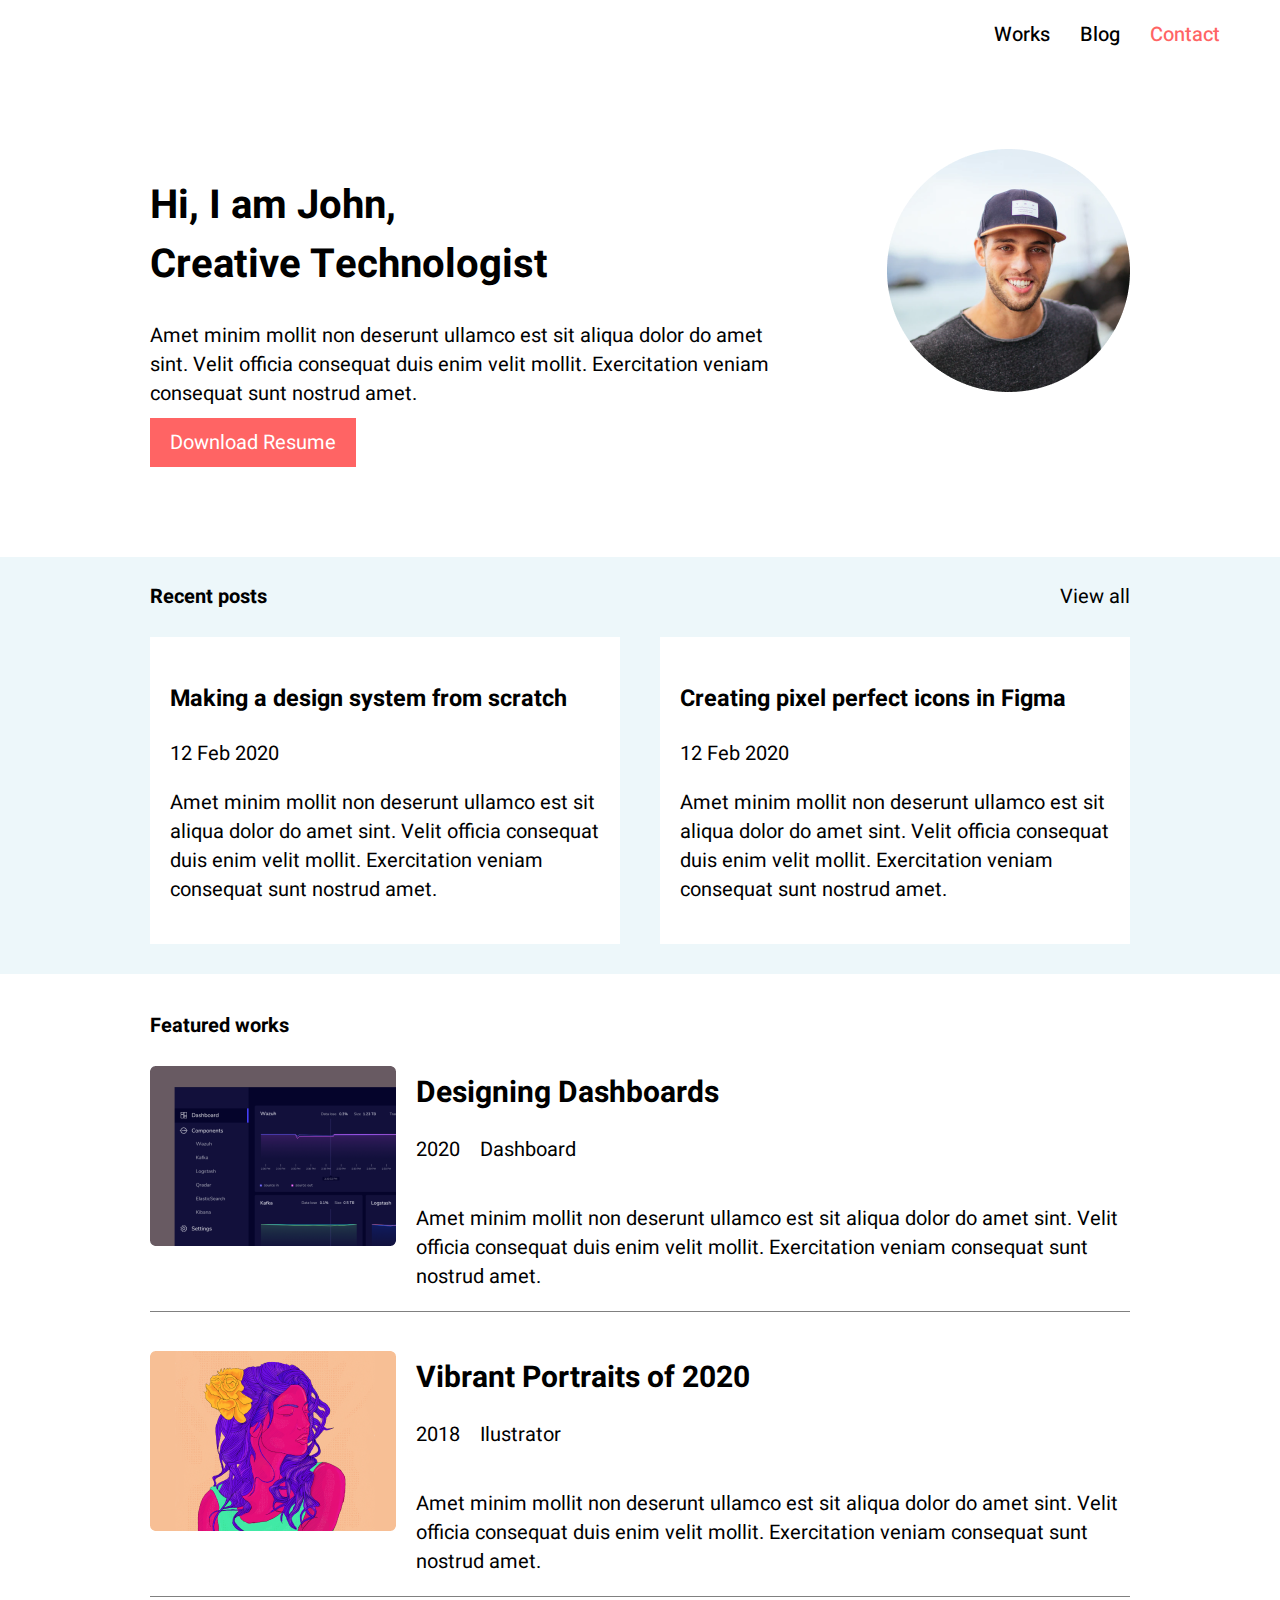
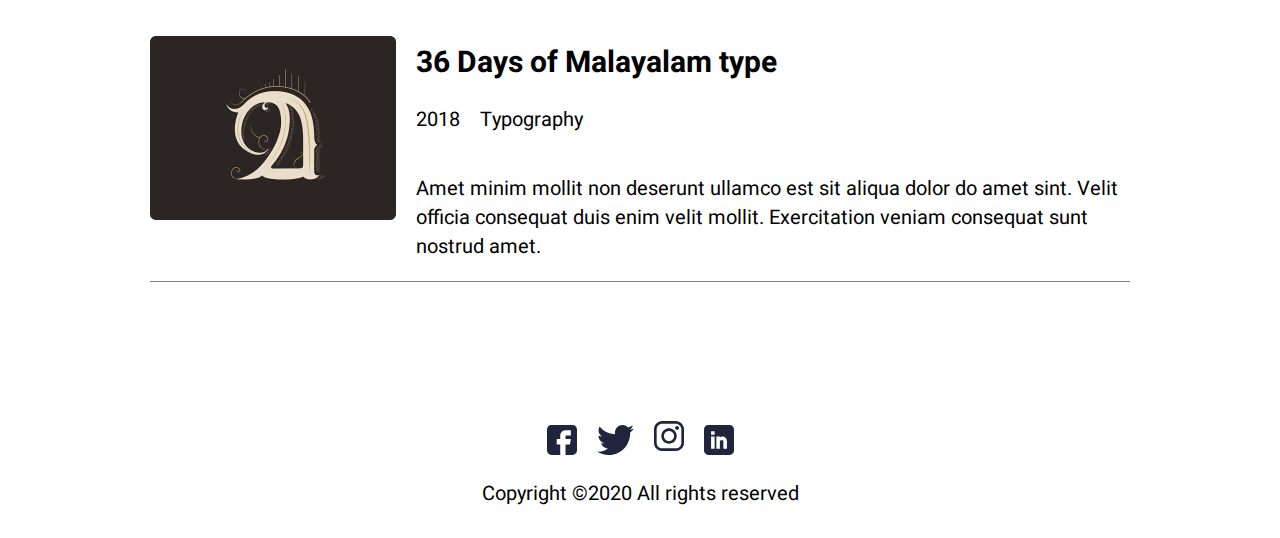
<file: latihan codio/index.html>
<!DOCTYPE html>
<html lang="en">

<head>
    <meta charset="UTF-8">
    <meta name="viewport" content="width=device-width, initial-scale=1.0">
    <title>Latihan Kodio</title>
    <Link rel="stylesheet" href="style.css">
    <link rel="preconnect" href="https://fonts.googleapis.com">
    <link rel="preconnect" href="https://fonts.gstatic.com" crossorigin>
    <link
        href="https://fonts.googleapis.com/css2?family=Heebo:wght@100;200;300;400;500;600;700;800;900&family=Poppins:wght@100;300;700&display=swap"
        rel="stylesheet">
</head>

<body>
    <header id="header">
        <nav id="navbar">
            <a class="a-navbar desktop" href="works.html" id="works">Works</a>
            <a class="a-navbar desktop" href="blog.html" id="blog">Blog</a>
            <a class="a-navbar desktop" href="index.html" id="contact">Contact</a>
            <a class="a-navbar mobile"><img src="assets/picture/menu.svg"></a>
        </nav>
    </header>
    <section id="section-1">
        <div class="content-1">
            <img src="assets/picture/Ellipse 1.png" alt="photo" id="photo-1">
        </div>
        <div class="content-1">
            <h1>Hi, I am John,<br>Creative Technologist</h1>
            <p>Amet minim mollit non deserunt ullamco est sit aliqua dolor do amet sint. Velit officia consequat duis
                enim velit mollit. Exercitation veniam consequat sunt nostrud amet.</p>
            <a class="btn">Download Resume</a>
        </div>
    </section>
    <section id="section-2">
        <h4>Recent posts</h4>
        <a class="desktop">View all</a>
        <div id="work-1">
            <h3>Making a design system from scratch</h3>
            <p>12 Feb 2020</p>
            <p>Amet minim mollit non deserunt ullamco est sit aliqua dolor do amet sint. Velit officia consequat duis
                enim velit mollit. Exercitation veniam consequat sunt nostrud amet.</p>
        </div>
        <div id="work-2">
            <h3>Creating pixel perfect icons in Figma</h3>
            <p>12 Feb 2020</p>
            <p>Amet minim mollit non deserunt ullamco est sit aliqua dolor do amet sint. Velit officia consequat duis
                enim velit mollit. Exercitation veniam consequat sunt nostrud amet.</p>
        </div>
    </section>
    <section id="section-3">
        <h4>Featured works</h4>
        <a href="workdetail.html">
            <div class="portofolio">
                <div>
                    <img src="assets/picture/Rectangle 30.png" alt="picture" id="portofolio-img">
                </div>
                <div class="article">
                    <h2>Designing Dashboards</h2>
                    <div class="information">
                        <p>2020</p>
                        <p>Dashboard</p>
                    </div>
                    <p>Amet minim mollit non deserunt ullamco est sit aliqua dolor do amet sint. Velit officia consequat
                        duis enim velit mollit. Exercitation veniam consequat sunt nostrud amet.</p>
                </div>
            </div>
        </a>
        <div class="portofolio desktop">
            <div>
                <img src="assets/picture/Rectangle 32.png" alt="picture">
            </div>
            <div class="article">
                <h2>Vibrant Portraits of 2020</h2>
                <div class="information">
                    <p>2018</p>
                    <p>Ilustrator</p>
                </div>
                <p>Amet minim mollit non deserunt ullamco est sit aliqua dolor do amet sint. Velit officia consequat
                    duis enim velit mollit. Exercitation veniam consequat sunt nostrud amet.</p>
            </div>
        </div>
        <div class="portofolio desktop">
            <div>
                <img src="assets/picture/Rectangle 34.png" alt="picture">
            </div>
            <div class="article">
                <h2>36 Days of Malayalam type</h2>
                <div class="information">
                    <p>2018</p>
                    <p>Typography</p>
                </div>
                <p>Amet minim mollit non deserunt ullamco est sit aliqua dolor do amet sint. Velit officia consequat
                    duis
                    enim velit mollit. Exercitation veniam consequat sunt nostrud amet.</p>
            </div>
        </div>
    </section>
    <footer id="footer">
        <div id="footer-img">
            <img src="assets/picture/fb.svg">
            <img src="assets/picture/Group.svg">
            <a href="https://www.instagram.com/ilham_rku/" target="_blank"><img src="assets/picture/insta.svg"></a>
            <img src="assets/picture/Linkedin.svg">
        </div>
        <div id="footer-copyright">
            <p>Copyright ©2020 All rights reserved </p>
        </div>
    </footer>
</body>

</html>
</file>
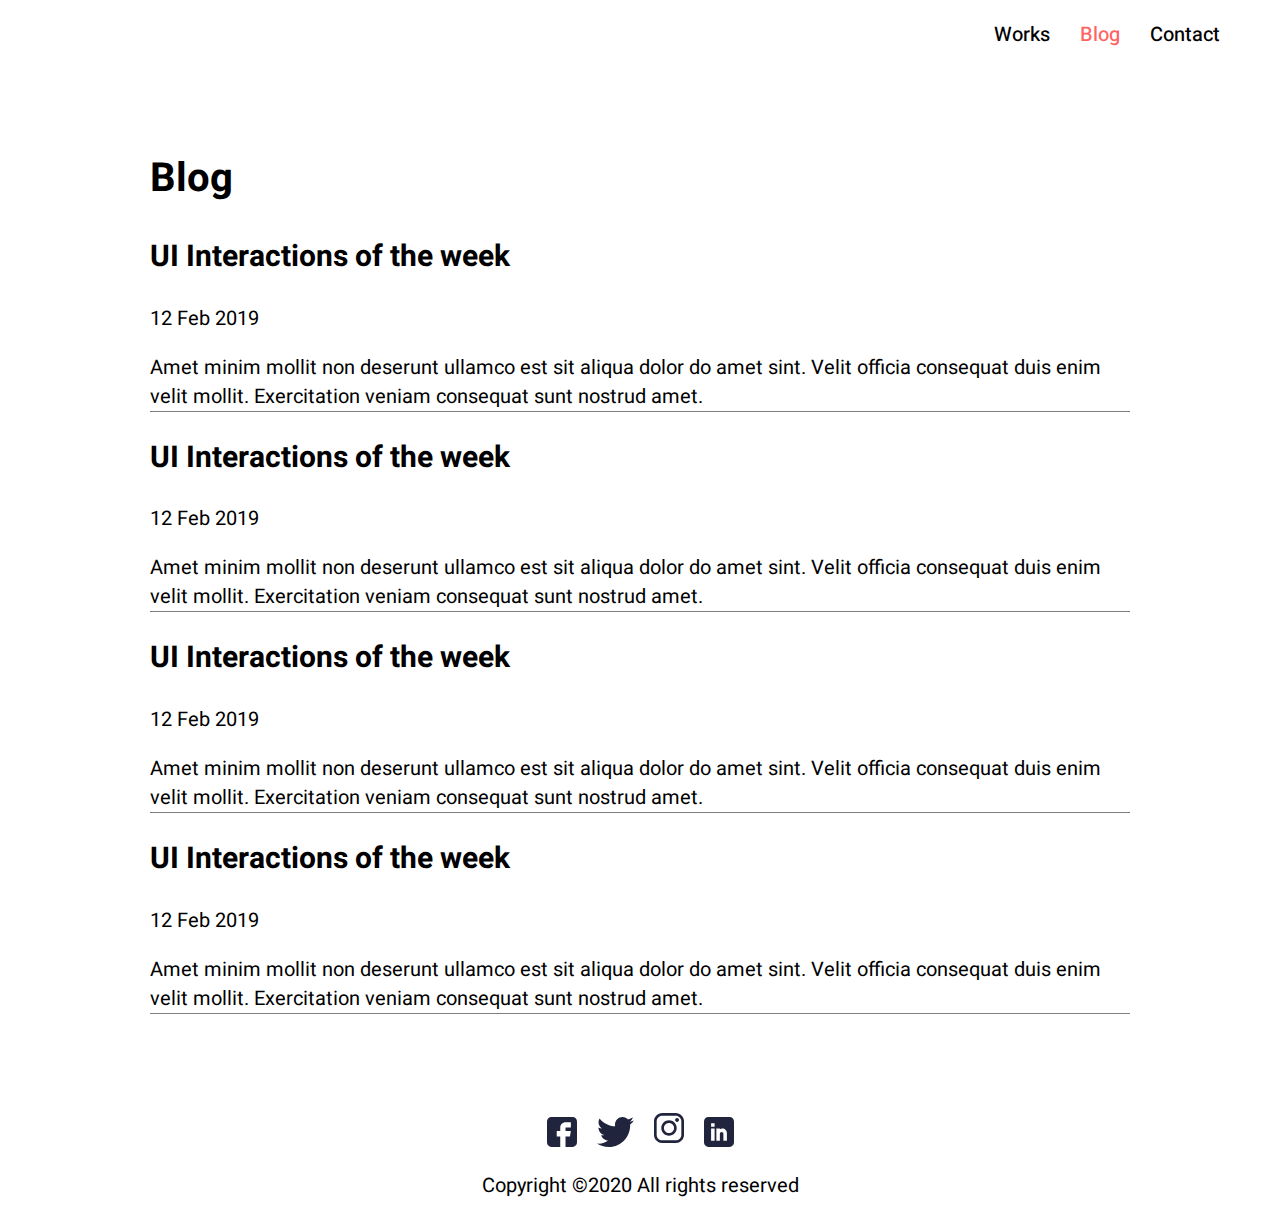
<file: latihan codio/blog.html>
<!DOCTYPE html>
<html lang="en">
<head>
    <meta charset="UTF-8">
    <meta name="viewport" content="width=device-width, initial-scale=1.0">
    <title>Blog</title>
    <link rel="stylesheet" href="blog.css">
    <link rel="preconnect" href="https://fonts.googleapis.com">
    <link rel="preconnect" href="https://fonts.gstatic.com" crossorigin>
    <link
        href="https://fonts.googleapis.com/css2?family=Heebo:wght@100;200;300;400;500;600;700;800;900&family=Poppins:wght@100;300;700&display=swap"
        rel="stylesheet">
</head>
<body>
    <header id="header">
        <nav id="navbar">
            <a class="a-navbar desktop" href="works.html" id="works">Works</a>
            <a class="a-navbar desktop" href="blog.html" id="blog">Blog</a>
            <a class="a-navbar desktop" href="index.html" id="contact">Contact</a>
            <a class="a-navbar mobile"><img src="assets/picture/menu.svg"></a>
        </nav>
    </header>
    <section>
        <h1>Blog</h1>
        <div class="content">
            <h2>UI Interactions of the week</h2>
            <p>12 Feb 2019</p>
            <p>Amet minim mollit non deserunt ullamco est sit aliqua dolor do amet sint. Velit officia consequat duis enim velit mollit. Exercitation veniam consequat sunt nostrud amet.</p>
        </div>
        <div class="content">
            <h2>UI Interactions of the week</h2>
            <p>12 Feb 2019</p>
            <p>Amet minim mollit non deserunt ullamco est sit aliqua dolor do amet sint. Velit officia consequat duis enim velit mollit. Exercitation veniam consequat sunt nostrud amet.</p>
        </div>
        <div class="content">
            <h2>UI Interactions of the week</h2>
            <p>12 Feb 2019</p>
            <p>Amet minim mollit non deserunt ullamco est sit aliqua dolor do amet sint. Velit officia consequat duis enim velit mollit. Exercitation veniam consequat sunt nostrud amet.</p>
        </div>
        <div class="content">
            <h2>UI Interactions of the week</h2>
            <p>12 Feb 2019</p>
            <p>Amet minim mollit non deserunt ullamco est sit aliqua dolor do amet sint. Velit officia consequat duis enim velit mollit. Exercitation veniam consequat sunt nostrud amet.</p>
        </div>
    </section>
    <footer id="footer">
        <div id="footer-img">
            <img src="assets/picture/fb.svg">
            <img src="assets/picture/Group.svg">
            <a href="https://www.instagram.com/ilham_rku/" target="_blank"><img src="assets/picture/insta.svg"></a>
            <img src="assets/picture/Linkedin.svg">
        </div>
        <div id="footer-copyright">
            <p>Copyright ©2020 All rights reserved </p>
        </div>
    </footer>
</body>
</html>
</file>
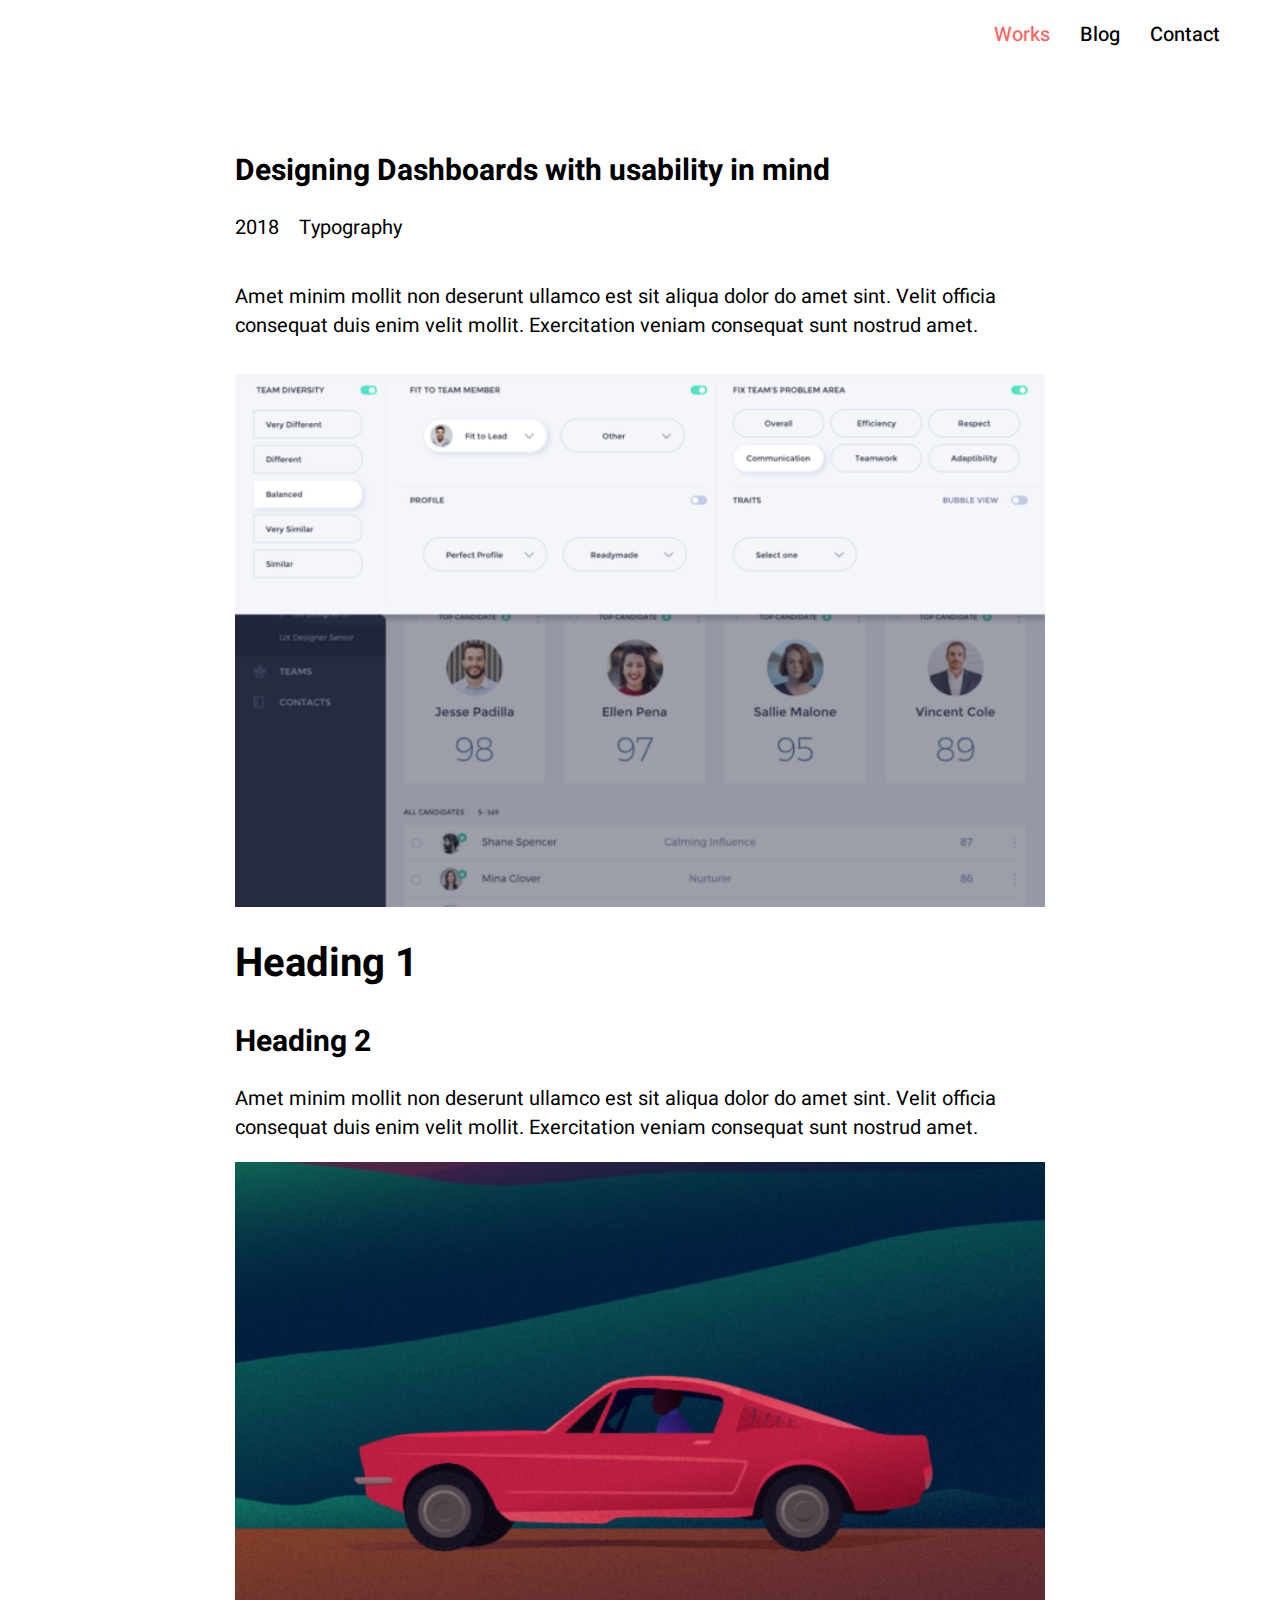
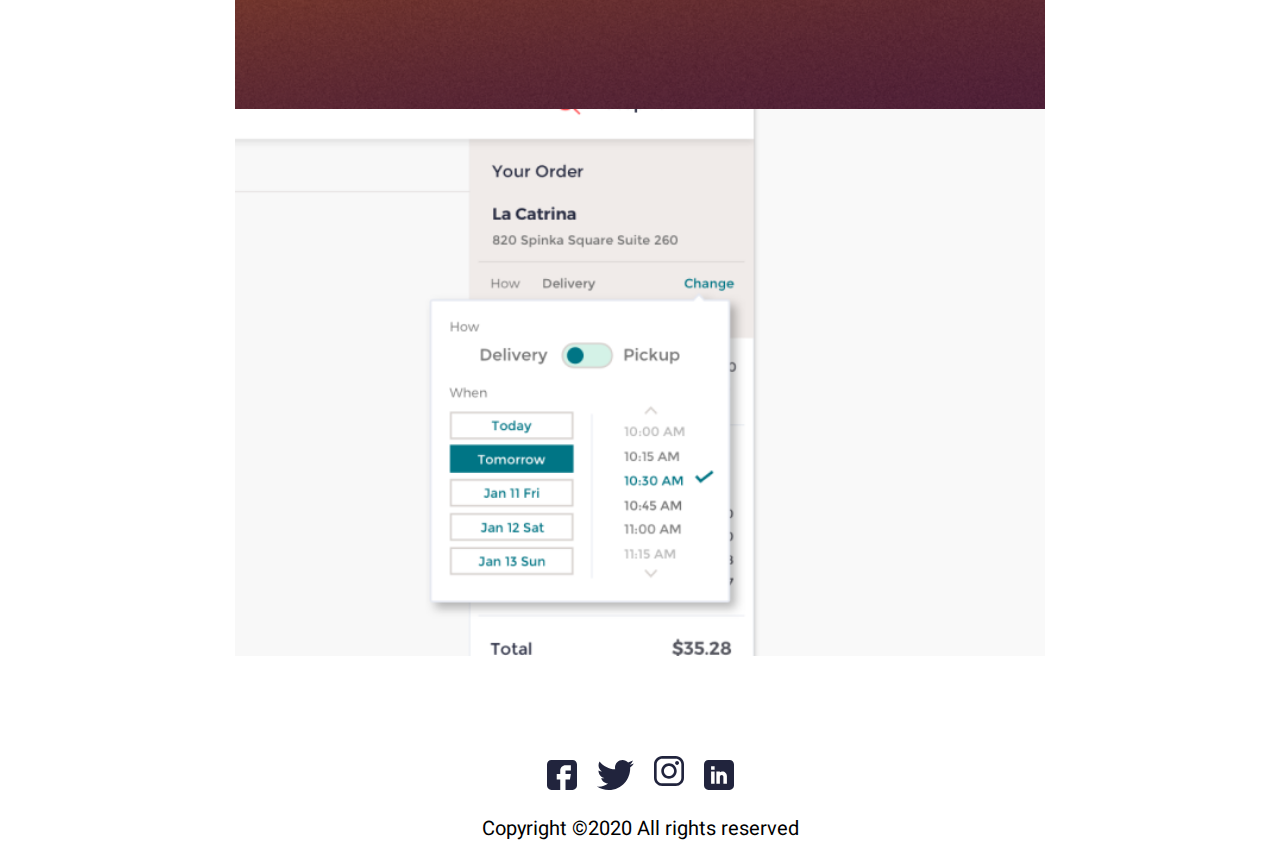
<file: latihan codio/workdetail.html>
<!DOCTYPE html>
<html lang="en">

<head>
    <meta charset="UTF-8">
    <meta name="viewport" content="width=device-width, initial-scale=1.0">
    <title>Work Detail</title>
    <link rel="stylesheet" href="workdetail.css">
    <link rel="preconnect" href="https://fonts.googleapis.com">
    <link rel="preconnect" href="https://fonts.gstatic.com" crossorigin>
    <link
        href="https://fonts.googleapis.com/css2?family=Heebo:wght@100;200;300;400;500;600;700;800;900&family=Poppins:wght@100;300;700&display=swap"
        rel="stylesheet">
</head>

<body>
    <header id="header">
        <nav id="navbar">
            <a class="a-navbar desktop" href="works.html" id="works">Works</a>
            <a class="a-navbar desktop" href="blog.html" id="blog">Blog</a>
            <a class="a-navbar desktop" href="index.html" id="contact">Contact</a>
            <a class="a-navbar mobile"><img src="assets/picture/menu.svg"></a>
        </nav>
    </header>
    <section id="section">
        <div>
            <div class="article">
                <h2>Designing Dashboards with usability in mind</h2>
                <div class="information">
                    <p>2018</p>
                    <p>Typography</p>
                </div>
                <p>Amet minim mollit non deserunt ullamco est sit aliqua dolor do amet sint. Velit officia consequat
                    duis
                    enim velit mollit. Exercitation veniam consequat sunt nostrud amet.</p>
            </div>
            <div class="img">
                <img src="assets/picture/Rectangle 4.png" alt="gambar website">
            </div>
        </div>
        <div>
            <h1>Heading 1</h1>
            <h2>Heading 2</h2>
            <p>Amet minim mollit non deserunt ullamco est sit aliqua dolor do amet sint. Velit officia consequat duis enim velit mollit. Exercitation veniam consequat sunt nostrud amet.</p>
        </div>
        <div class="img">
            <img src="assets/picture/Rectangle 5.png" alt="gambar website">
            <img src="assets/picture/Rectangle 6.png" alt="gambar website">
        </div>
    </section>
    <footer id="footer">
        <div id="footer-img">
            <img src="assets/picture/fb.svg">
            <img src="assets/picture/Group.svg">
            <a href="https://www.instagram.com/ilham_rku/" target="_blank"><img src="assets/picture/insta.svg"></a>
            <img src="assets/picture/Linkedin.svg">
        </div>
        <div id="footer-copyright">
            <p>Copyright ©2020 All rights reserved </p>
        </div>
    </footer>
</body>

</html>
</file>
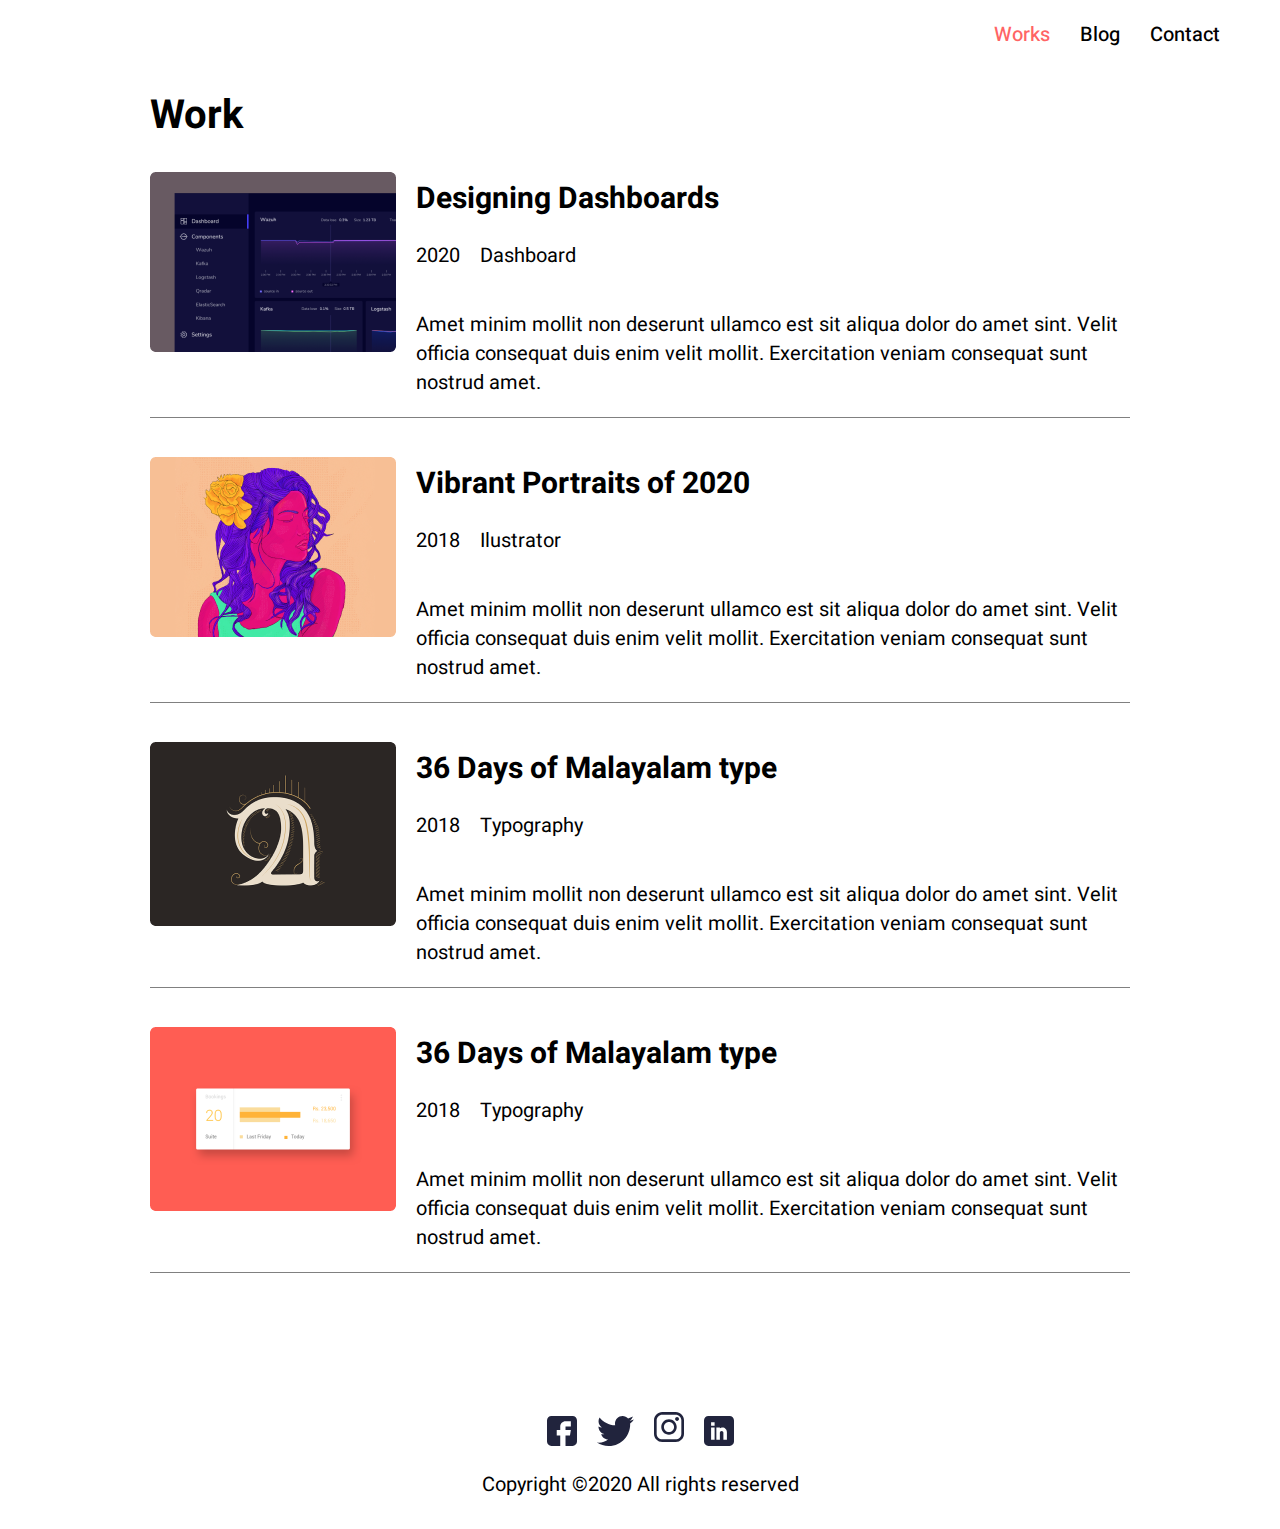
<file: latihan codio/works.html>
<!DOCTYPE html>
<html lang="en">

<head>
    <meta charset="UTF-8">
    <meta name="viewport" content="width=device-width, initial-scale=1.0">
    <title>works</title>
    <link rel="stylesheet" href="works.css">
    <link rel="preconnect" href="https://fonts.googleapis.com">
    <link rel="preconnect" href="https://fonts.gstatic.com" crossorigin>
    <link
        href="https://fonts.googleapis.com/css2?family=Heebo:wght@100;200;300;400;500;600;700;800;900&family=Poppins:wght@100;300;700&display=swap"
        rel="stylesheet">
</head>

<body>
    <header id="header">
        <nav id="navbar">
            <a class="a-navbar desktop" href="works.html" id="works">Works</a>
            <a class="a-navbar desktop" href="blog.html" id="blog">Blog</a>
            <a class="a-navbar desktop" href="index.html" id="contact">Contact</a>
            <a class="a-navbar mobile"><img src="assets/picture/menu.svg"></a>
        </nav>
    </header>
    <section id="section">
        <h1>Work</h1>
        <div id="content">
            <a href="workdetail.html">
                <div class="portofolio">
                    <div>
                        <img src="assets/picture/Rectangle 30.png" alt="picture" class="portofolio-img">
                    </div>
                    <div class="article">
                        <h2>Designing Dashboards</h2>
                        <div class="information">
                            <p>2020</p>
                            <p>Dashboard</p>
                        </div>
                        <p>Amet minim mollit non deserunt ullamco est sit aliqua dolor do amet sint. Velit officia
                            consequat
                            duis enim velit mollit. Exercitation veniam consequat sunt nostrud amet.</p>
                    </div>
                </div>
            </a>
            <div class="portofolio">
                <div>
                    <img src="assets/picture/Rectangle 32.png" alt="picture" class="portofolio-img">
                </div>
                <div class="article">
                    <h2>Vibrant Portraits of 2020</h2>
                    <div class="information">
                        <p>2018</p>
                        <p>Ilustrator</p>
                    </div>
                    <p>Amet minim mollit non deserunt ullamco est sit aliqua dolor do amet sint. Velit officia consequat
                        duis enim velit mollit. Exercitation veniam consequat sunt nostrud amet.</p>
                </div>
            </div>
            <div class="portofolio desktop">
                <div>
                    <img src="assets/picture/Rectangle 34.png" alt="picture" class="portofolio-img">
                </div>
                <div class="article">
                    <h2>36 Days of Malayalam type</h2>
                    <div class="information">
                        <p>2018</p>
                        <p>Typography</p>
                    </div>
                    <p>Amet minim mollit non deserunt ullamco est sit aliqua dolor do amet sint. Velit officia consequat
                        duis
                        enim velit mollit. Exercitation veniam consequat sunt nostrud amet.</p>
                </div>
            </div>
            <div class="portofolio desktop">
                <div>
                    <img src="assets/picture/Rectangle 40.png" alt="picture" class="portofolio-img">
                </div>
                <div class="article">
                    <h2>36 Days of Malayalam type</h2>
                    <div class="information">
                        <p>2018</p>
                        <p>Typography</p>
                    </div>
                    <p>Amet minim mollit non deserunt ullamco est sit aliqua dolor do amet sint. Velit officia consequat
                        duis
                        enim velit mollit. Exercitation veniam consequat sunt nostrud amet.</p>
                </div>
            </div>
        </div>
    </section>
    <footer id="footer">
        <div id="footer-img">
            <img src="assets/picture/fb.svg">
            <img src="assets/picture/Group.svg">
            <a href="https://www.instagram.com/ilham_rku/" target="_blank"><img src="assets/picture/insta.svg"></a>
            <img src="assets/picture/Linkedin.svg">
        </div>
        <div id="footer-copyright">
            <p>Copyright ©2020 All rights reserved </p>
        </div>
    </footer>
</body>

</html>
</file>
<file: latihan codio/style.css>
body,html {
    font-family: Heebo;
    margin: 0;
    padding: 0;
    font-size: 20px;
}

h2 {
    margin: 0px;
}

a {
    text-decoration: none;
    color: black;
}

#header {
    display: flex;
    justify-content: end;
}

#navbar {
    display: flex;
    margin-top: 20px;
    margin-right: 60px;
}

.a-navbar {
    font-weight: 500;
    margin-left: 30px;
    text-decoration: none;
    color: black;
}

#contact {
    color: #FF6464;
}

#section-1 {
    margin: 100px 150px 100px;
    display: flex;
    flex-direction: row-reverse;
    gap: 100px;
}

.btn {
    background-color: #FF6464;
    color: white;
    padding: 10px 20px;
}

#img-1 {
    width: 243px;
    height: 243px;
    margin-bottom: 20px;
}

#section-2 {
    margin-bottom: 10px;
    display: grid;
    background-color:#EDF7FA;
    grid-template-columns: repeat(2, 1fr);
}

#section-2 > h4 {
    margin-left: 150px;
    margin-top: 25px;
}

#section-2 > a {
    margin-top: 25px;
    text-align: right;
    margin-inline-end: 150px;
}

#section-2 > div {
    background-color: white;
    margin-bottom: 30px;
    gap: 10px;
}

#work-1 {
    margin-left: 150px;
    margin-right: 20px;
    padding: 20px;
}

#work-2 {
    margin-right: 150px;
    margin-left: 20px;
    padding: 20px;
}

#section-3 {
    margin: 10px 150px 100px;
    display: grid;
}

.portofolio {
    display: flex;
    margin-bottom: 40px;
    box-shadow: 0px 1px gray;
    gap: 20px;
}

.information {
    display: flex;
    gap: 20px;
}

.article {
    margin-top: 5px;
}

#footer {
    margin: 50px 150px 10px;
}

#footer-img {
    display: flex;
    justify-content: center;
    gap: 20px;
}

#footer-copyright {
    display: flex;
    justify-content: center;
}

.mobile {
    display: none;
}

@media only screen and (max-width: 376px) {

    body,html {
        font-size: 16px;
    }

    #navbar {
        margin-right: 20px;
    }

    #section-1 {
        margin: 20px;
        display: flex;
        flex-direction: column;
        gap: 20px;
    }

    .content-1 {
        display: flex;
        justify-content: center;
        align-items: center;
        flex-direction: column;
    }

    #work-1 {
        margin-left: 10px;
        margin-right: 10px;
        padding: 20px;
    }
    
    #work-2 {
        margin-right: 10px;
        margin-left: 10px;
        padding: 20px;
    }

    #section-2 {
        display: flex;
        flex-direction: column;
    }

    #section-3 {
        margin: 10px;
        display: flex;
        flex-direction: column;
        justify-content: center;
        align-items: center;
    }

    .portofolio {
        display: flex;
        margin-bottom: 40px;
        box-shadow: 0px 1px gray;
        gap: 20px;
        flex-direction: column;
        justify-content: center;
        align-items: center;
        margin: 10px, 10px, 10px, 40px;
    }

    #portofolio-img {
        width: 339px;
        height: 230px;
    }

    #footer {
        margin: 10px;
        display: flex;
        flex-direction: column;
    }

    .desktop {
        display: none;
    }

    .mobile {
        display: block;
    }
}
</file>
<file: latihan codio/blog.css>
body,html {
    font-family: Heebo;
    margin: 0;
    padding: 0;
    font-size: 20px;
}

#header {
    display: flex;
    justify-content: end;
}

#navbar {
    display: flex;
    margin-top: 20px;
    margin-right: 60px;
}

.a-navbar {
    font-weight: 500;
    margin-left: 30px;
    text-decoration: none;
    color: black;
}

#blog {
    color:#FF6464;
}

section {
    margin: 100px 150px 100px;
}

.content {
    box-shadow: 0px 1px grey;
}

#footer {
    margin: 50px 150px 10px;
}

#footer-img {
    display: flex;
    justify-content: center;
    gap: 20px;
}

#footer-copyright {
    display: flex;
    justify-content: center;
}

.mobile {
    display: none;
}

@media only screen and (max-width: 376px) {

    body,html {
        font-size: 16px;
    }

    #navbar {
        margin-right: 20px;
    }

    section {
        margin: 10px;
    }

    #footer {
        margin: 10px;
        display: flex;
        flex-direction: column;
    }

    .desktop {
        display: none;
    }

    .mobile {
        display: block;
    }
}
</file>
<file: latihan codio/workdetail.css>
body,html {
    font-family: Heebo;
    margin: 0;
    padding: 0;
    font-size: 20px;
}

h2 {
    margin: 0px;
}

a {
    text-decoration: none;
    color: black;
}

#header {
    display: flex;
    justify-content: end;
}

#navbar {
    display: flex;
    margin-top: 20px;
    margin-right: 60px;
}

.a-navbar {
    font-weight: 500;
    margin-left: 30px;
    text-decoration: none;
    color: black;
}

#works {
    color: #FF6464;
}

#section {
    margin-top: 100px;
    margin-right: 235px;
    margin-bottom: 100px;
    margin-left: 235px;
}

.information {
    display: flex;
    gap: 20px;
}

.article {
    margin-top: 5px;
}

.img {
    justify-content: center;
    display: flex;
    flex-direction: column;
}

#footer {
    margin: 50px, 150px, 10px, 150px;
}

#footer-img {
    display: flex;
    justify-content: center;
    gap: 20px;
}

#footer-copyright {
    display: flex;
    justify-content: center;
}

.mobile {
    display: none;
}

@media only screen and (max-width: 376px) {
    body,html {
        font-size: 16px;
    }

    #navbar {
        margin-right: 20px;
    }

    #section {
        margin: 40px 10px 20px;
   }

   #footer {
    margin: 10px;
    display: flex;
    flex-direction: column;
    }

   .desktop {
    display: none;
   }

   .mobile {
    display: block;
    }
}
</file>
<file: latihan codio/works.css>
body,html {
    font-family: Heebo;
    margin: 0;
    padding: 0;
    font-size: 20px;
}

h2 {
    margin: 0px;
}

a {
    text-decoration: none;
    color: black;
}

#header {
    display: flex;
    justify-content: end;
}

#navbar {
    display: flex;
    margin-top: 20px;
    margin-right: 60px;
}

.a-navbar {
    font-weight: 500;
    margin-left: 30px;
    text-decoration: none;
    color: black;
}

#works {
    color: #FF6464;
}

#section {
    margin: 10px 150px 100px;
    display: grid;
}

.portofolio {
    display: flex;
    margin-bottom: 40px;
    box-shadow: 0px 1px gray;
    gap: 20px;
}

.information {
    display: flex;
    gap: 20px;
}

.article {
    margin-top: 5px;
}

#footer {
    margin: 50px 150px 10px;
}

#footer-img {
    display: flex;
    justify-content: center;
    gap: 20px;
}

#footer-copyright {
    display: flex;
    justify-content: center;
}

.mobile {
    display: none;
}

@media only screen and (max-width: 376px) {
    body,html {
        font-size: 16px;
    }

    #navbar {
        margin-right: 20px;
    }

    #section {
        display: flex;
        margin: 10px;
        flex-direction: column;
    }

    #content {
        margin: 10px;
        display: flex;
        flex-direction: column;
        justify-content: center;
        align-items: center;
    }

    .portofolio {
        display: flex;
        margin-bottom: 40px;
        box-shadow: 0px 1px gray;
        gap: 20px;
        flex-direction: column;
        justify-content: center;
        align-items: center;
        margin: 10px, 10px, 10px, 40px;
    }

    .portofolio-img {
        width: 339px;
        height: 230px;
    }

    #footer {
        margin: 10px;
        display: flex;
        flex-direction: column;
    }

    .desktop {
        display: none;
    }

    .mobile {
        display: block;
    }
}
</file>
